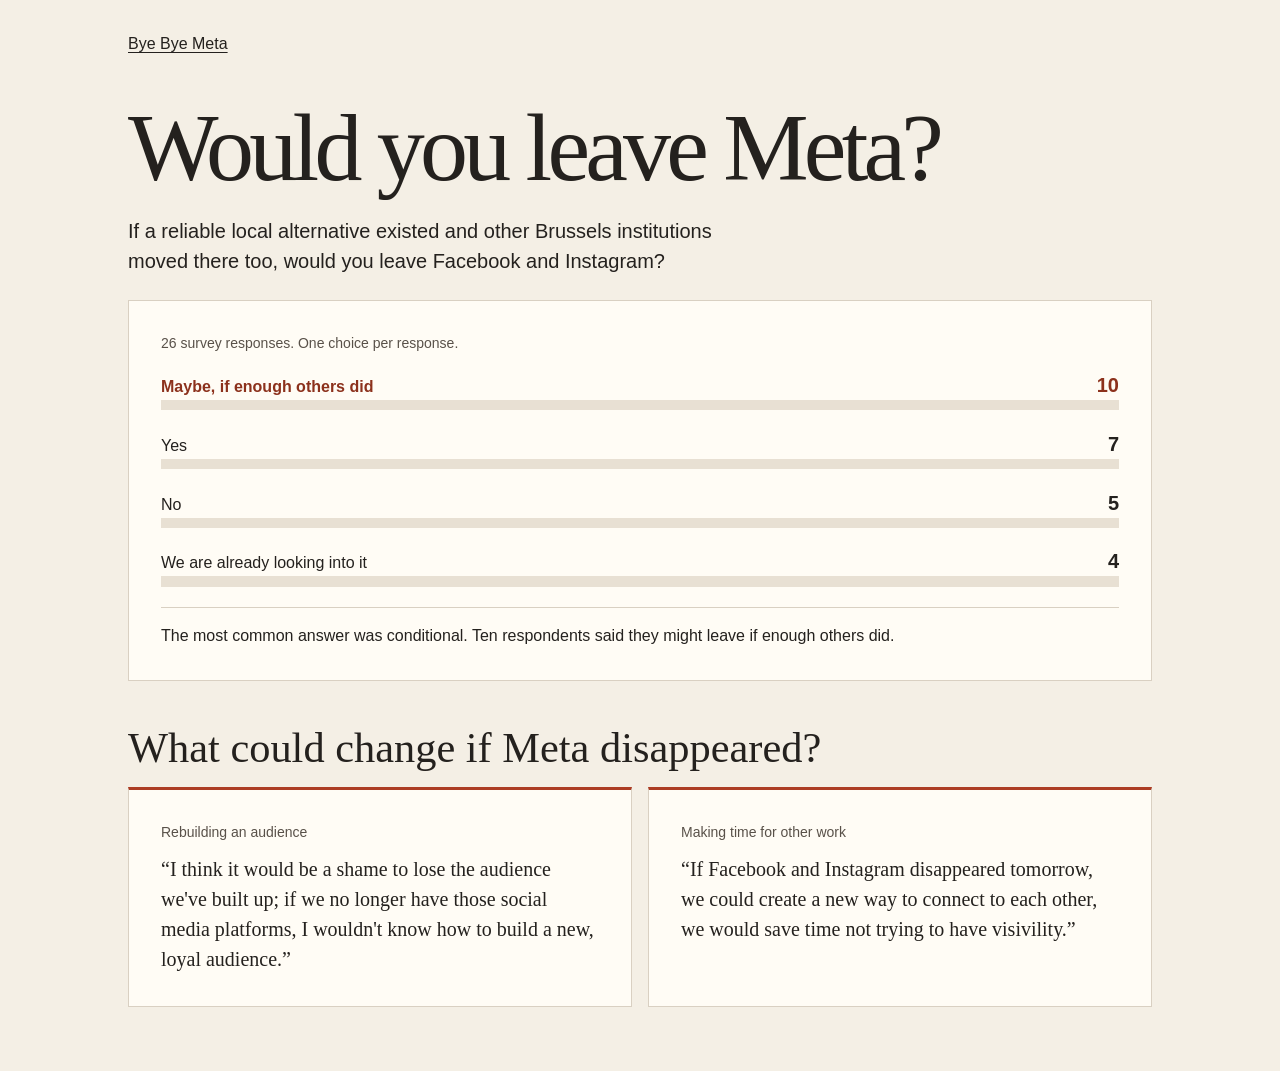
<file: leaving-meta.html>
<!doctype html>
<html lang="en">
<head>
  <meta charset="utf-8">
  <meta name="viewport" content="width=device-width, initial-scale=1">
  <title>Would you leave Meta? | Bye Bye Meta</title>
  <style>
    :root {
      color-scheme: light;
      background: #f4efe5;
      color: #24211e;
      font: 16px/1.5 Arial, sans-serif;
    }

    * { box-sizing: border-box; }
    body { margin: 0; }
    main { width: min(100% - 2.5rem, 64rem); margin: 0 auto; padding: 2rem 0 4rem; }
    a { color: inherit; text-underline-offset: 0.2em; }
    header { padding: 2.75rem 0 1.5rem; }
    h1, h2, p, figure, blockquote { margin: 0; }
    h1, h2 { font-family: Georgia, serif; font-weight: normal; }
    h1 { font-size: clamp(2.65rem, 8vw, 6rem); line-height: 1; letter-spacing: -0.05em; }
    h2 { font-size: clamp(1.75rem, 4vw, 2.65rem); line-height: 1.1; }
    .question { margin-top: 1.25rem; max-width: 39rem; font-size: clamp(1rem, 2.5vw, 1.25rem); }
    figure { padding: clamp(1rem, 4vw, 2rem); background: #fffcf5; border: 1px solid #d9d0c2; }
    figcaption { color: #595149; font-size: 0.875rem; }
    .responses { display: grid; gap: 1.15rem; list-style: none; padding: 0; margin: 1rem 0; }
    .label { display: flex; justify-content: space-between; align-items: baseline; gap: 0.75rem; }
    .label strong { font-size: 1.25rem; font-variant-numeric: tabular-nums; }
    meter { display: block; width: 100%; height: 0.65rem; appearance: none; border: 0; background: #e8e0d3; }
    meter::-webkit-meter-bar { background: #e8e0d3; border: 0; border-radius: 0; }
    meter::-webkit-meter-optimum-value { background: #53514c; }
    meter::-moz-meter-bar { background: #53514c; }
    .conditional { color: #8c311c; font-weight: bold; }
    .conditional meter::-webkit-meter-optimum-value { background: #ac3d24; }
    .conditional meter::-moz-meter-bar { background: #ac3d24; }
    .finding { margin-top: 1.25rem; padding-top: 1rem; border-top: 1px solid #d9d0c2; }
    section { margin-top: 2.75rem; }
    .quotes { display: grid; grid-template-columns: repeat(auto-fit, minmax(min(100%, 20rem), 1fr)); gap: 1rem; margin-top: 1rem; }
    .quotes figure { border-top: 3px solid #ac3d24; }
    blockquote { margin: 0.65rem 0 0; font: 1.25rem/1.5 Georgia, serif; }
  </style>
</head>
<body>
  <main>
    <nav aria-label="Project"><a href="/">Bye Bye Meta</a></nav>
    <header>
      <h1>Would you leave Meta?</h1>
      <p class="question">If a reliable local alternative existed and other Brussels institutions moved there too, would you leave Facebook and Instagram?</p>
    </header>

    <figure>
      <figcaption>26 survey responses. One choice per response.</figcaption>
      <ul class="responses">
        <li class="conditional">
          <div class="label"><span>Maybe, if enough others did</span><strong>10</strong></div>
          <meter min="0" max="26" value="10" aria-hidden="true"></meter>
        </li>
        <li>
          <div class="label"><span>Yes</span><strong>7</strong></div>
          <meter min="0" max="26" value="7" aria-hidden="true"></meter>
        </li>
        <li>
          <div class="label"><span>No</span><strong>5</strong></div>
          <meter min="0" max="26" value="5" aria-hidden="true"></meter>
        </li>
        <li>
          <div class="label"><span>We are already looking into it</span><strong>4</strong></div>
          <meter min="0" max="26" value="4" aria-hidden="true"></meter>
        </li>
      </ul>
      <p class="finding">The most common answer was conditional. Ten respondents said they might leave if enough others did.</p>
    </figure>

    <section aria-labelledby="stakes">
      <h2 id="stakes">What could change if Meta disappeared?</h2>
      <div class="quotes">
        <figure>
          <figcaption>Rebuilding an audience</figcaption>
          <blockquote>“I think it would be a shame to lose the audience we've built up; if we no longer have those social media platforms, I wouldn't know how to build a new, loyal audience.”</blockquote>
        </figure>
        <figure>
          <figcaption>Making time for other work</figcaption>
          <blockquote>“If Facebook and Instagram disappeared tomorrow, we could create a new way to connect to each other, we would save time not trying to have visivility.”</blockquote>
        </figure>
      </div>
    </section>
  </main>
</body>
</html>
</file>
